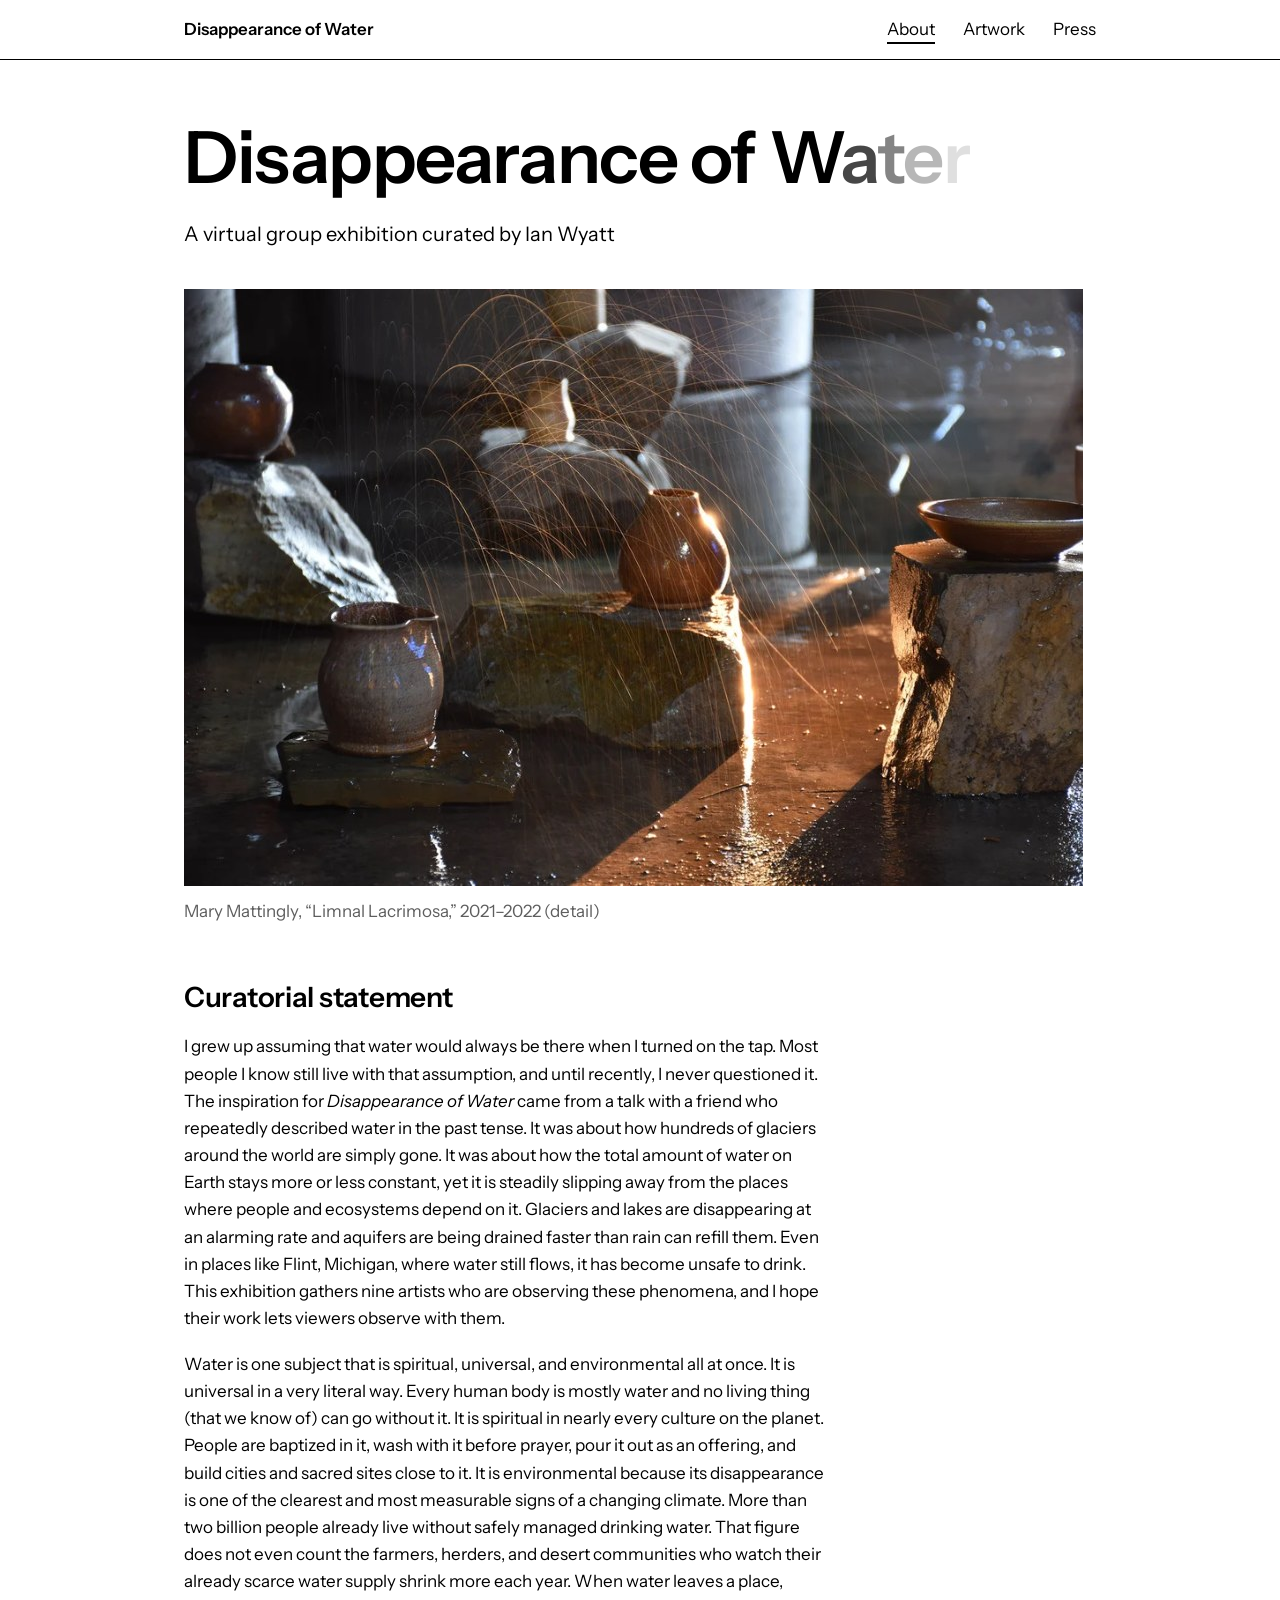
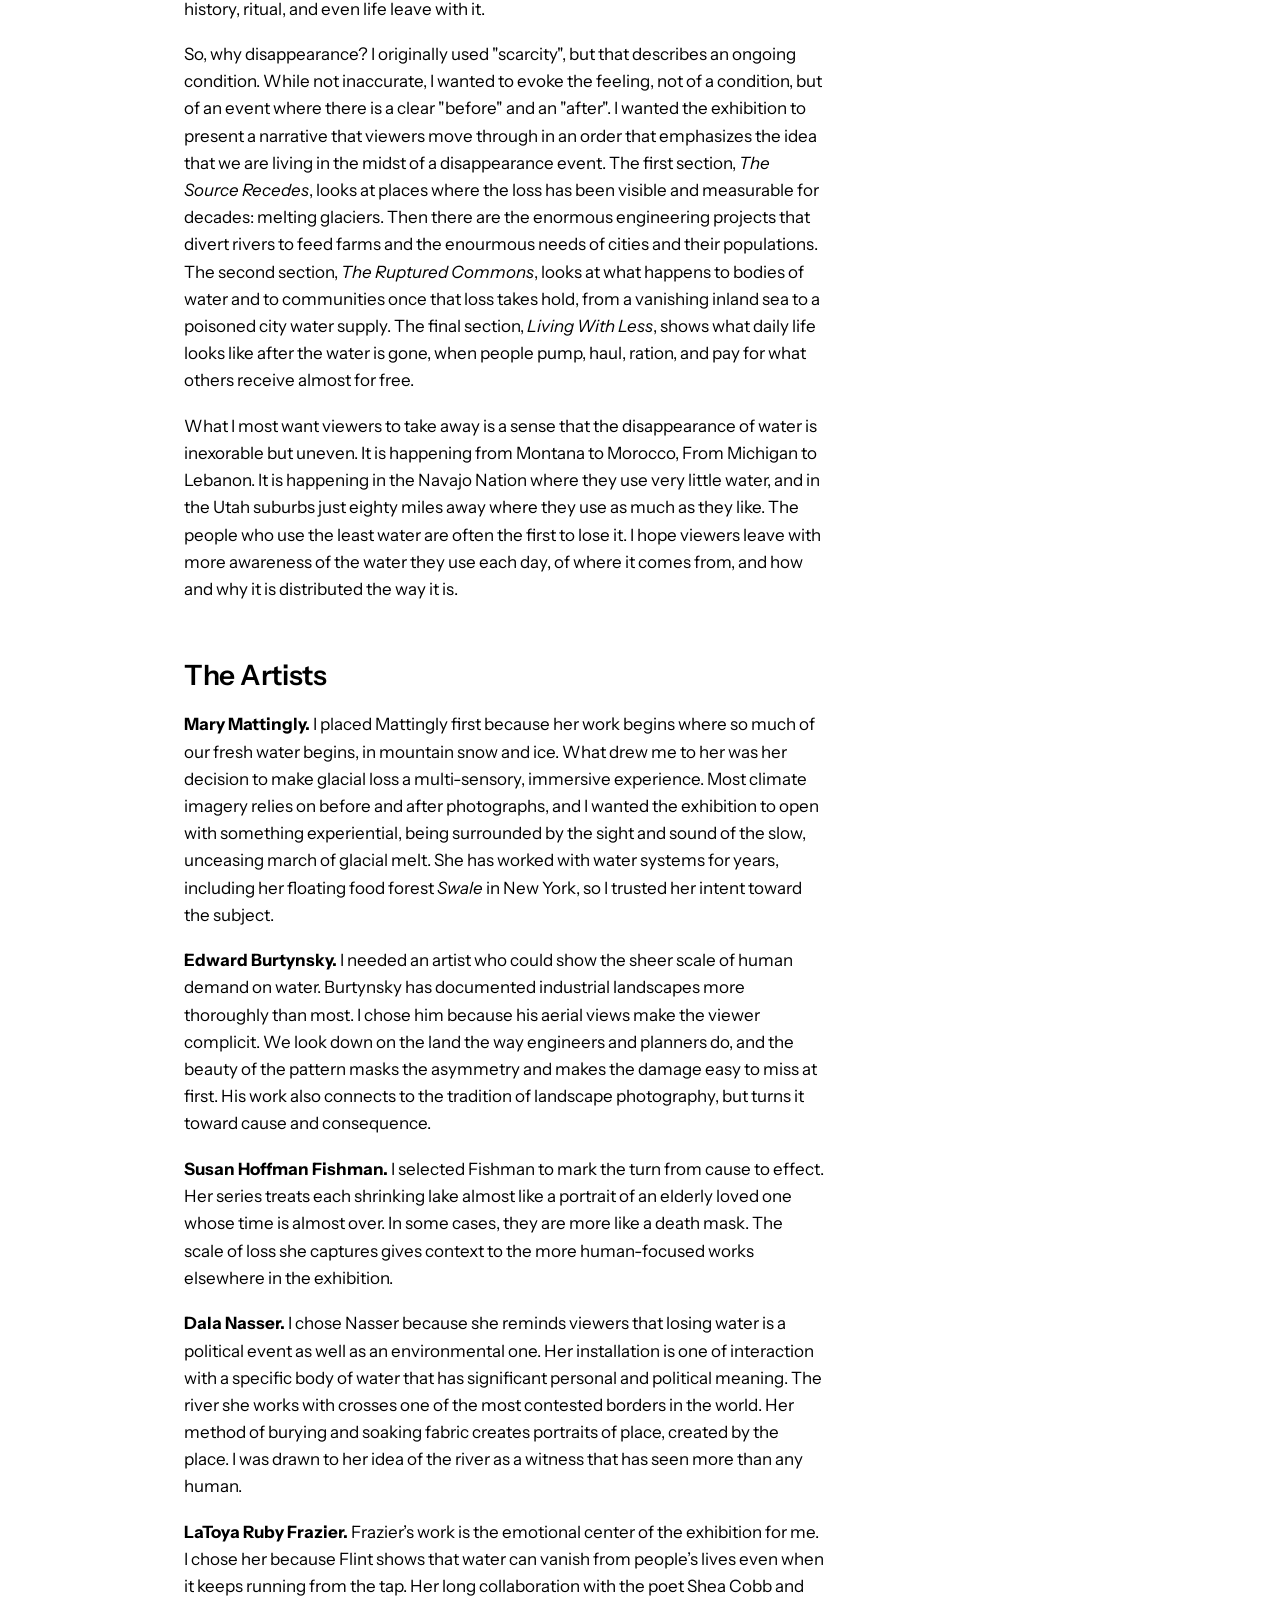
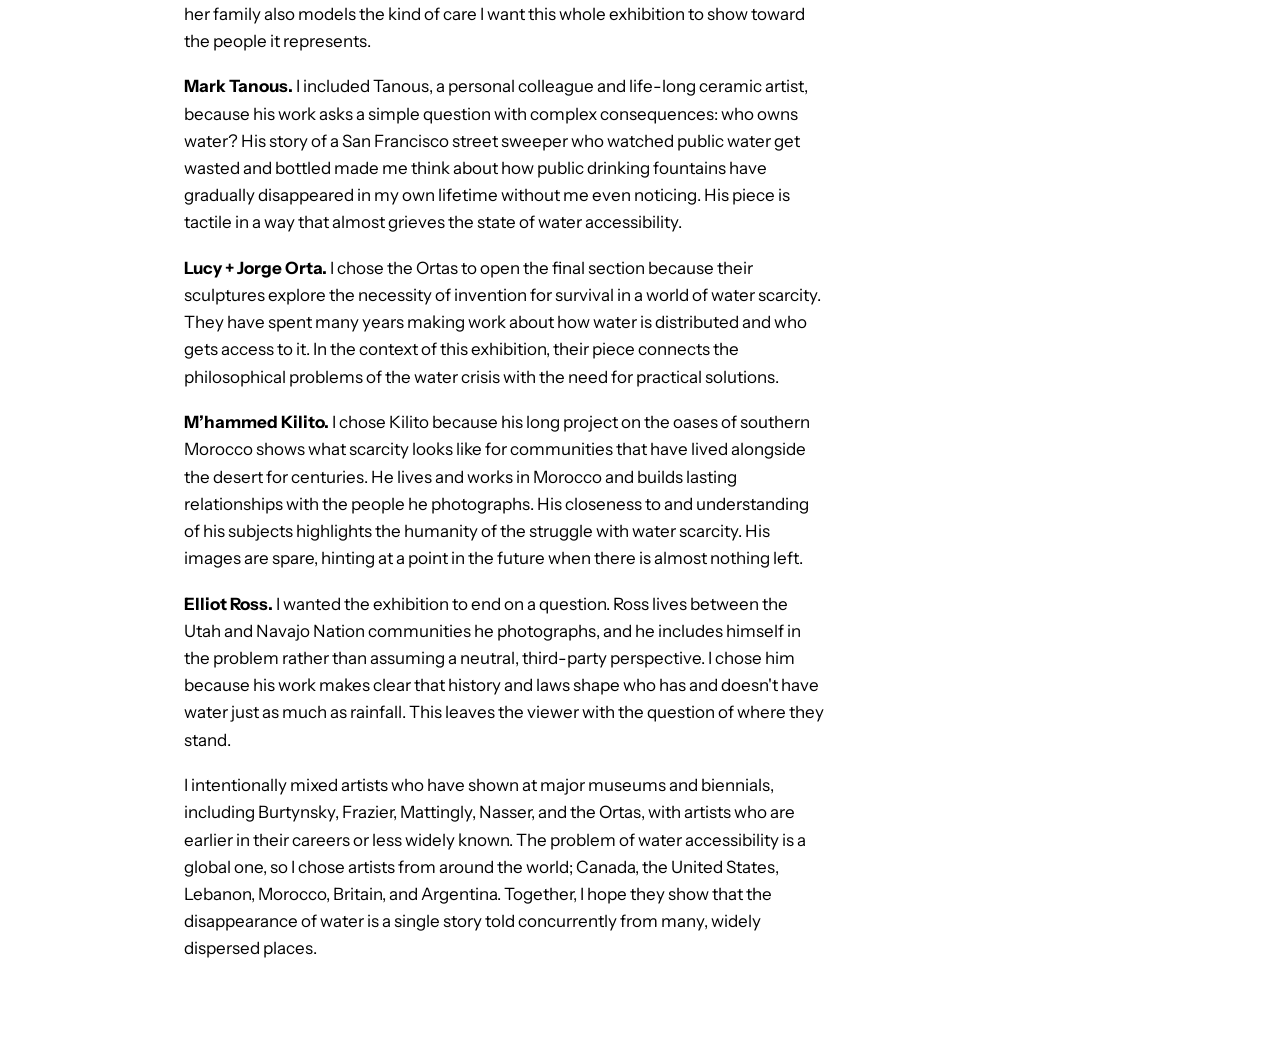
<file: index.html>
<!DOCTYPE html>
<html lang="en">
<head>
  <meta charset="utf-8">
  <meta name="viewport" content="width=device-width, initial-scale=1">
  <title>About | Disappearance of Water</title>
  <meta name="description" content="Disappearance of Water, a virtual group exhibition. Curatorial statement.">
  <link rel="preconnect" href="https://fonts.googleapis.com">
  <link rel="preconnect" href="https://fonts.gstatic.com" crossorigin>
  <link href="https://fonts.googleapis.com/css2?family=Instrument+Sans:wght@400;600;700&display=swap" rel="stylesheet">
  <link rel="stylesheet" href="css/style.css">
</head>
<body>

  <nav class="site-nav" aria-label="Main">
    <div class="inner">
      <a class="brand" href="index.html">Disappearance of Water</a>
      <ul>
        <li><a href="index.html" aria-current="page">About</a></li>
        <li><a href="artwork.html">Artwork</a></li>
        <li><a href="press.html">Press</a></li>
      </ul>
    </div>
  </nav>

  <main>

    <header class="hero">
      <h1 aria-label="Disappearance of Water">Disappearance of <span class="fade" aria-hidden="true"><span>W</span><span>a</span><span>t</span><span>e</span><span>r</span></span></h1>
      <p class="lede">A virtual group exhibition curated by Ian Wyatt</p>
      <figure>
        <img src="images/01-mattingly-limnal-lacrimosa.jpg" alt="Limnal Lacrimosa">
      </figure>
      <p class="meta" style="margin-top:0.75rem;">Mary Mattingly, “Limnal Lacrimosa,” 2021–2022 (detail)</p>
    </header>

    <article class="text">

      <h2>Curatorial statement</h2>

      <p>I grew up assuming that water would always be there when I turned on the tap. Most people I know still live with that assumption, and until recently, I never questioned it. The inspiration for <em>Disappearance of Water</em> came from a talk with a friend who repeatedly described water in the past tense. It was about how hundreds of glaciers around the world are simply gone. It was about how the total amount of water on Earth stays more or less constant, yet it is steadily slipping away from the places where people and ecosystems depend on it. Glaciers and lakes are disappearing at an alarming rate and aquifers are being drained faster than rain can refill them. Even in places like Flint, Michigan, where water still flows, it has become unsafe to drink. This exhibition gathers nine artists who are observing these phenomena, and I hope their work lets viewers observe with them.</p>

      <p>Water is one subject that is spiritual, universal, and environmental all at once. It is universal in a very literal way. Every human body is mostly water and no living thing (that we know of) can go without it. It is spiritual in nearly every culture on the planet. People are baptized in it, wash with it before prayer, pour it out as an offering, and build cities and sacred sites close to it. It is environmental because its disappearance is one of the clearest and most measurable signs of a changing climate. More than two billion people already live without safely managed drinking water. That figure does not even count the farmers, herders, and desert communities who watch their already scarce water supply shrink more each year. When water leaves a place, history, ritual, and even life leave with it.</p>

      <p>So, why disappearance? I originally used "scarcity", but that describes an ongoing condition. While not inaccurate, I wanted to evoke the feeling, not of a condition, but of an event where there is a clear "before" and an "after". I wanted the exhibition to present a narrative that viewers move through in an order that emphasizes the idea that we are living in the midst of a disappearance event. The first section, <em>The Source Recedes</em>, looks at places where the loss has been visible and measurable for decades: melting glaciers. Then there are the enormous engineering projects that divert rivers to feed farms and the enourmous needs of cities and their populations. The second section, <em>The Ruptured Commons</em>, looks at what happens to bodies of water and to communities once that loss takes hold, from a vanishing inland sea to a poisoned city water supply. The final section, <em>Living With Less</em>, shows what daily life looks like after the water is gone, when people pump, haul, ration, and pay for what others receive almost for free.</p>

      <p>What I most want viewers to take away is a sense that the disappearance of water is inexorable but uneven. It is happening from Montana to Morocco, From Michigan to Lebanon. It is happening in the Navajo Nation where they use very little water, and in the Utah suburbs just eighty miles away where they use as much as they like. The people who use the least water are often the first to lose it. I hope viewers leave with more awareness of the water they use each day, of where it comes from, and how and why it is distributed the way it is.</p>

      <h2>The Artists</h2>

      <p><strong>Mary Mattingly.</strong> I placed Mattingly first because her work begins where so much of our fresh water begins, in mountain snow and ice. What drew me to her was her decision to make glacial loss a multi-sensory, immersive experience. Most climate imagery relies on before and after photographs, and I wanted the exhibition to open with something experiential, being surrounded by the sight and sound of the slow, unceasing march of glacial melt. She has worked with water systems for years, including her floating food forest <em>Swale</em> in New York, so I trusted her intent toward the subject.</p>

      <p><strong>Edward Burtynsky.</strong> I needed an artist who could show the sheer scale of human demand on water. Burtynsky has documented industrial landscapes more thoroughly than most. I chose him because his aerial views make the viewer complicit. We look down on the land the way engineers and planners do, and the beauty of the pattern masks the asymmetry and makes the damage easy to miss at first. His work also connects to the tradition of landscape photography, but turns it toward cause and consequence.</p>

      <p><strong>Susan Hoffman Fishman.</strong> I selected Fishman to mark the turn from cause to effect. Her series treats each shrinking lake almost like a portrait of an elderly loved one whose time is almost over. In some cases, they are more like a death mask. The scale of loss she captures gives context to the more human-focused works elsewhere in the exhibition.</p>

      <p><strong>Dala Nasser.</strong> I chose Nasser because she reminds viewers that losing water is a political event as well as an environmental one. Her installation is one of interaction with a specific body of water that has significant personal and political meaning. The river she works with crosses one of the most contested borders in the world. Her method of burying and soaking fabric creates portraits of place, created by the place. I was drawn to her idea of the river as a witness that has seen more than any human.</p>

      <p><strong>LaToya Ruby Frazier.</strong> Frazier’s work is the emotional center of the exhibition for me. I chose her because Flint shows that water can vanish from people’s lives even when it keeps running from the tap. Her long collaboration with the poet Shea Cobb and her family also models the kind of care I want this whole exhibition to show toward the people it represents.</p>

      <p><strong>Mark Tanous.</strong> I included Tanous, a personal colleague and life-long ceramic artist, because his work asks a simple question with complex consequences: who owns water? His story of a San Francisco street sweeper who watched public water get wasted and bottled made me think about how public drinking fountains have gradually disappeared in my own lifetime without me even noticing. His piece is tactile in a way that almost grieves the state of water accessibility.</p>

      <p><strong>Lucy + Jorge Orta.</strong> I chose the Ortas to open the final section because their sculptures explore the necessity of invention for survival in a world of water scarcity. They have spent many years making work about how water is distributed and who gets access to it. In the context of this exhibition, their piece connects the philosophical problems of the water crisis with the need for practical solutions.</p>

      <p><strong>M’hammed Kilito.</strong> I chose Kilito because his long project on the oases of southern Morocco shows what scarcity looks like for communities that have lived alongside the desert for centuries. He lives and works in Morocco and builds lasting relationships with the people he photographs. His closeness to and understanding of his subjects highlights the humanity of the struggle with water scarcity. His images are spare, hinting at a point in the future when there is almost nothing left.</p>

      <p><strong>Elliot Ross.</strong> I wanted the exhibition to end on a question. Ross lives between the Utah and Navajo Nation communities he photographs, and he includes himself in the problem rather than assuming a neutral, third-party perspective. I chose him because his work makes clear that history and laws shape who has and doesn't have water just as much as rainfall. This leaves the viewer with the question of where they stand.</p>

      <p>I intentionally mixed artists who have shown at major museums and biennials, including Burtynsky, Frazier, Mattingly, Nasser, and the Ortas, with artists who are earlier in their careers or less widely known. The problem of water accessibility is a global one, so I chose artists from around the world; Canada, the United States, Lebanon, Morocco, Britain, and Argentina. Together, I hope they show that the disappearance of water is a single story told concurrently from many, widely dispersed places.</p>

    </article>

  </main>

  
</body>
</html>
</file>
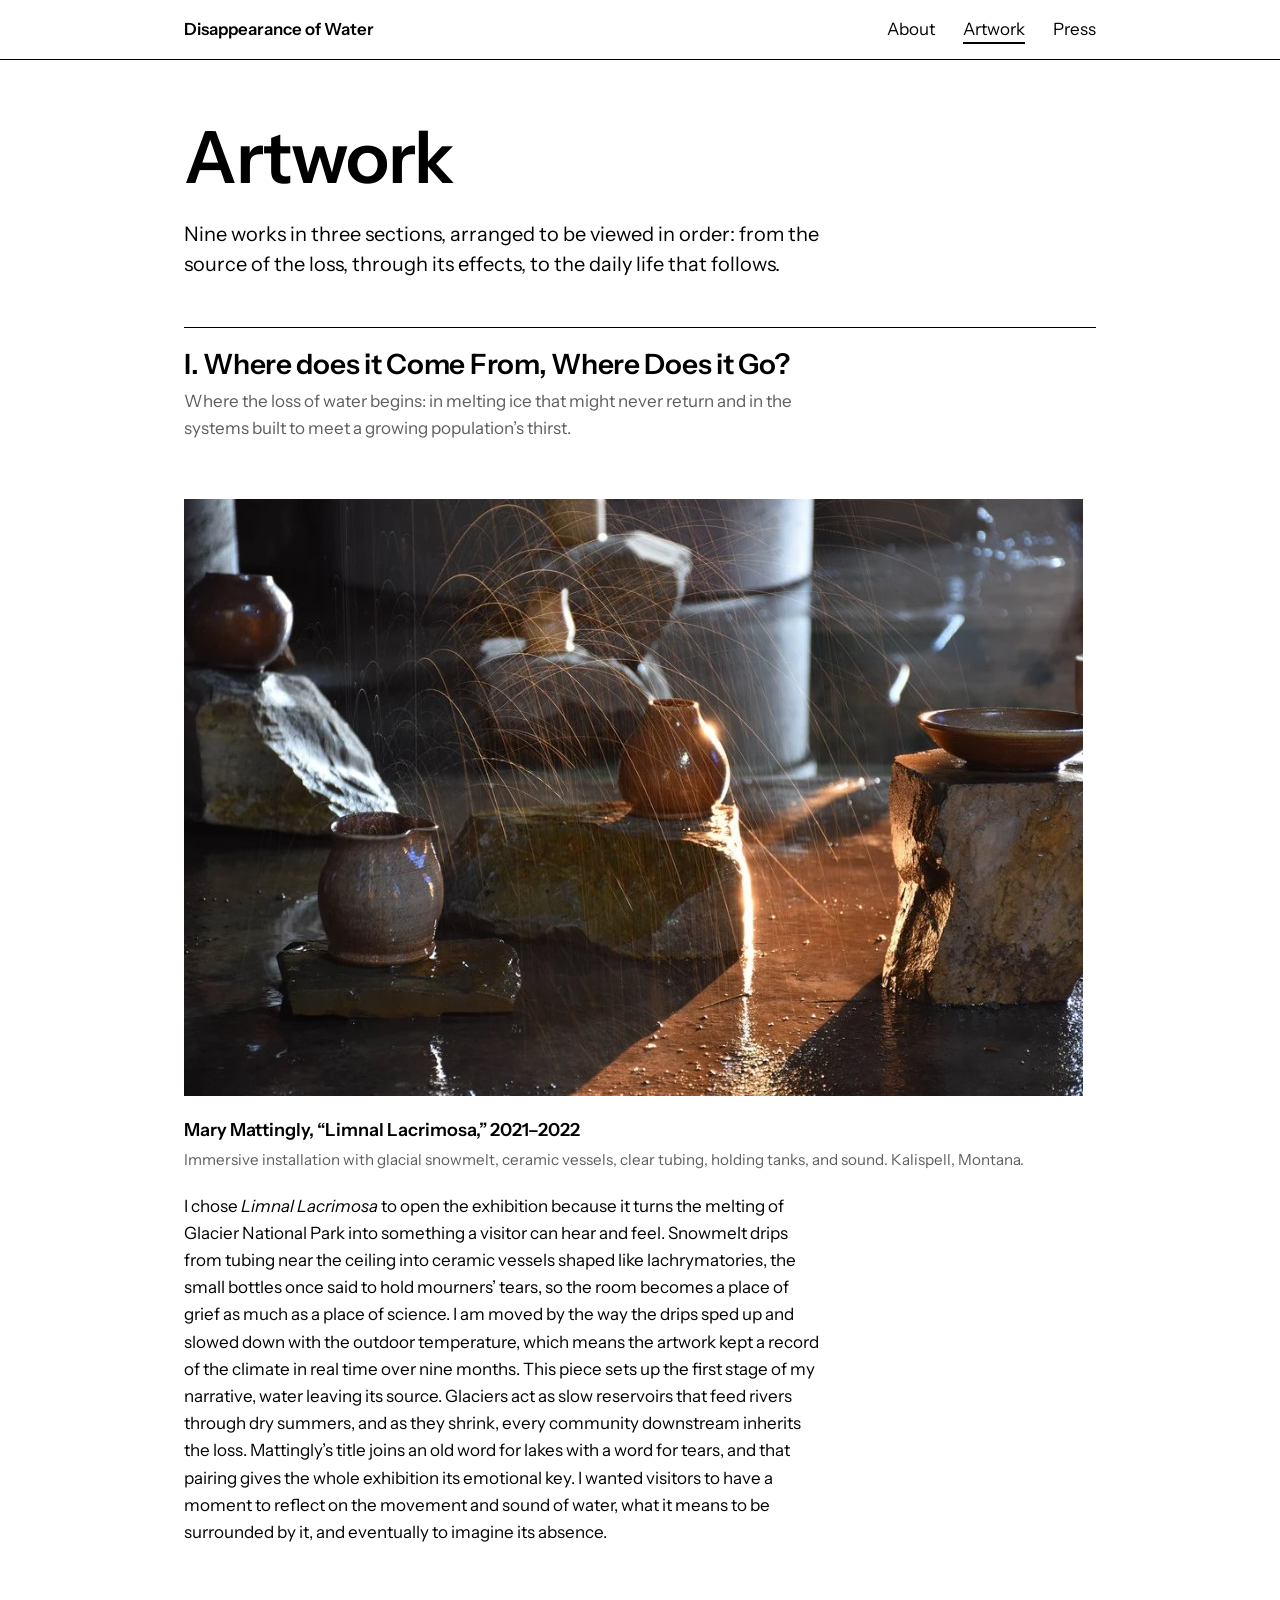
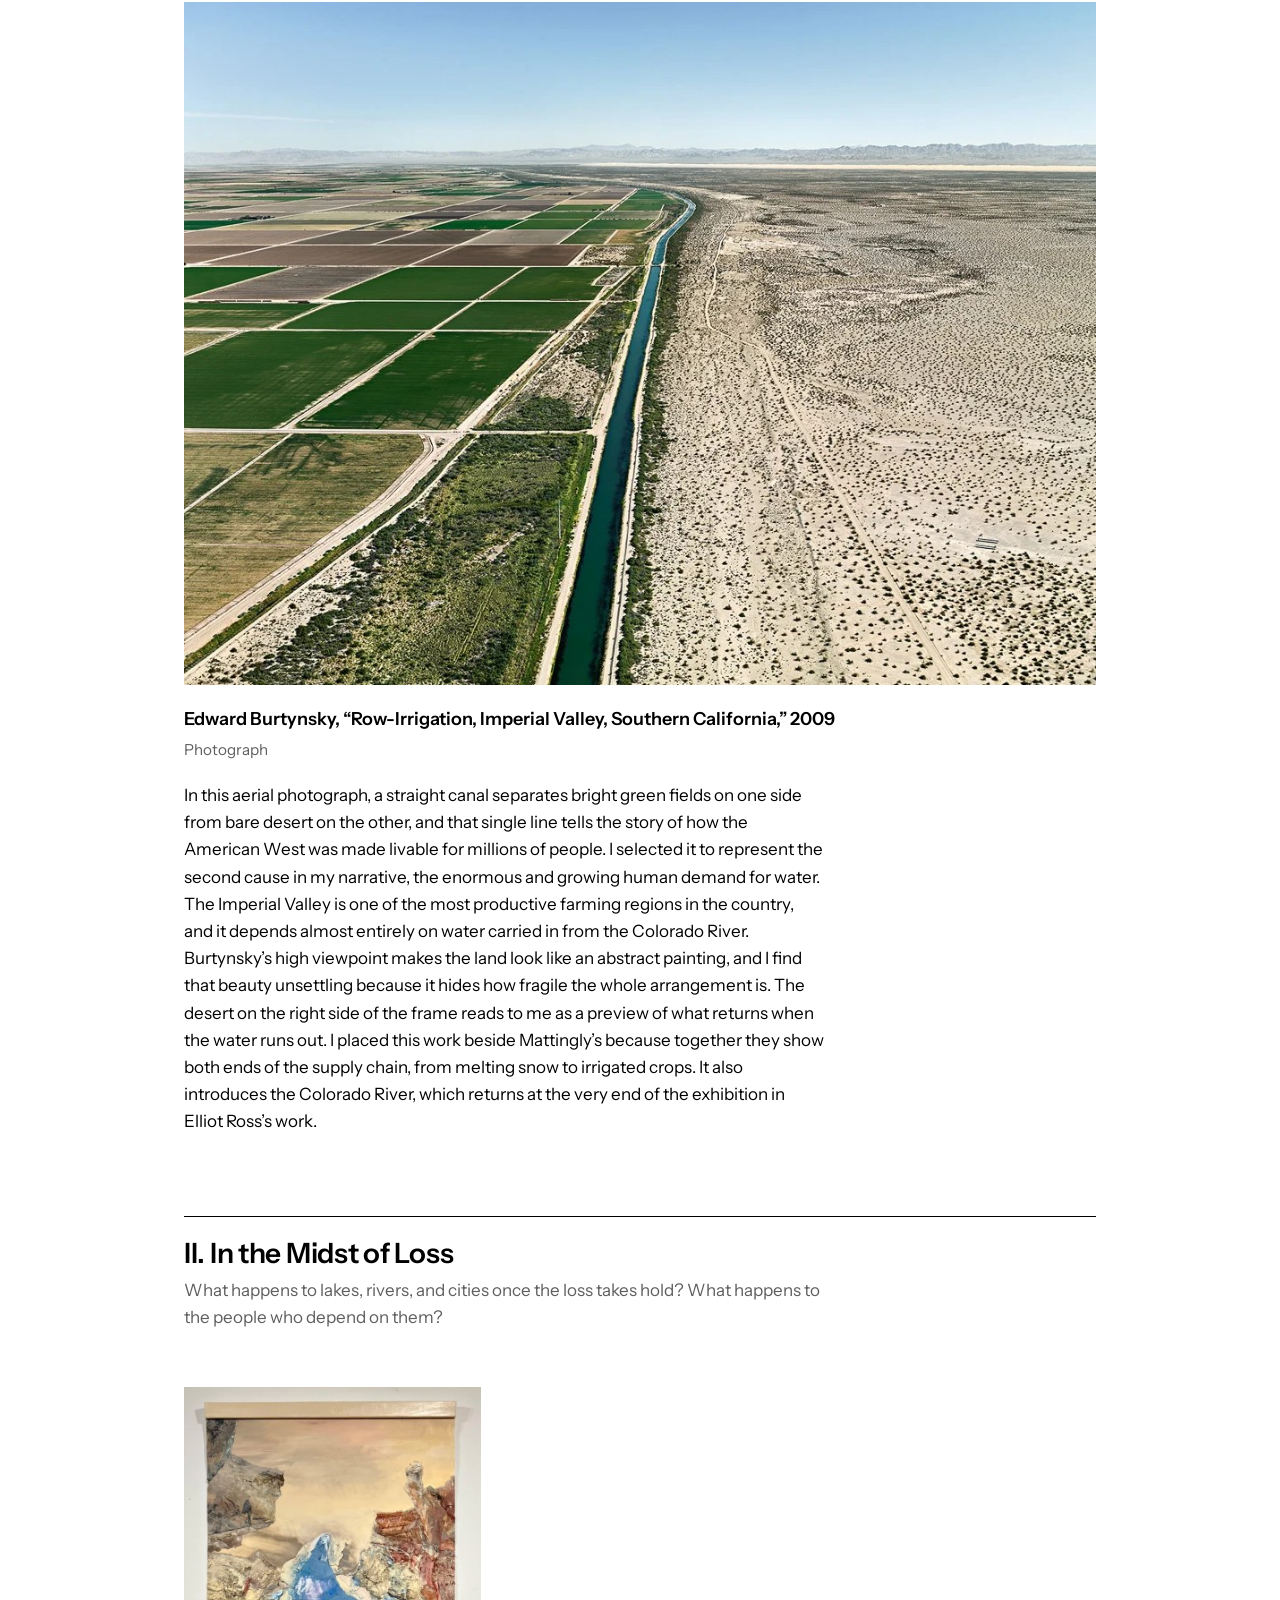
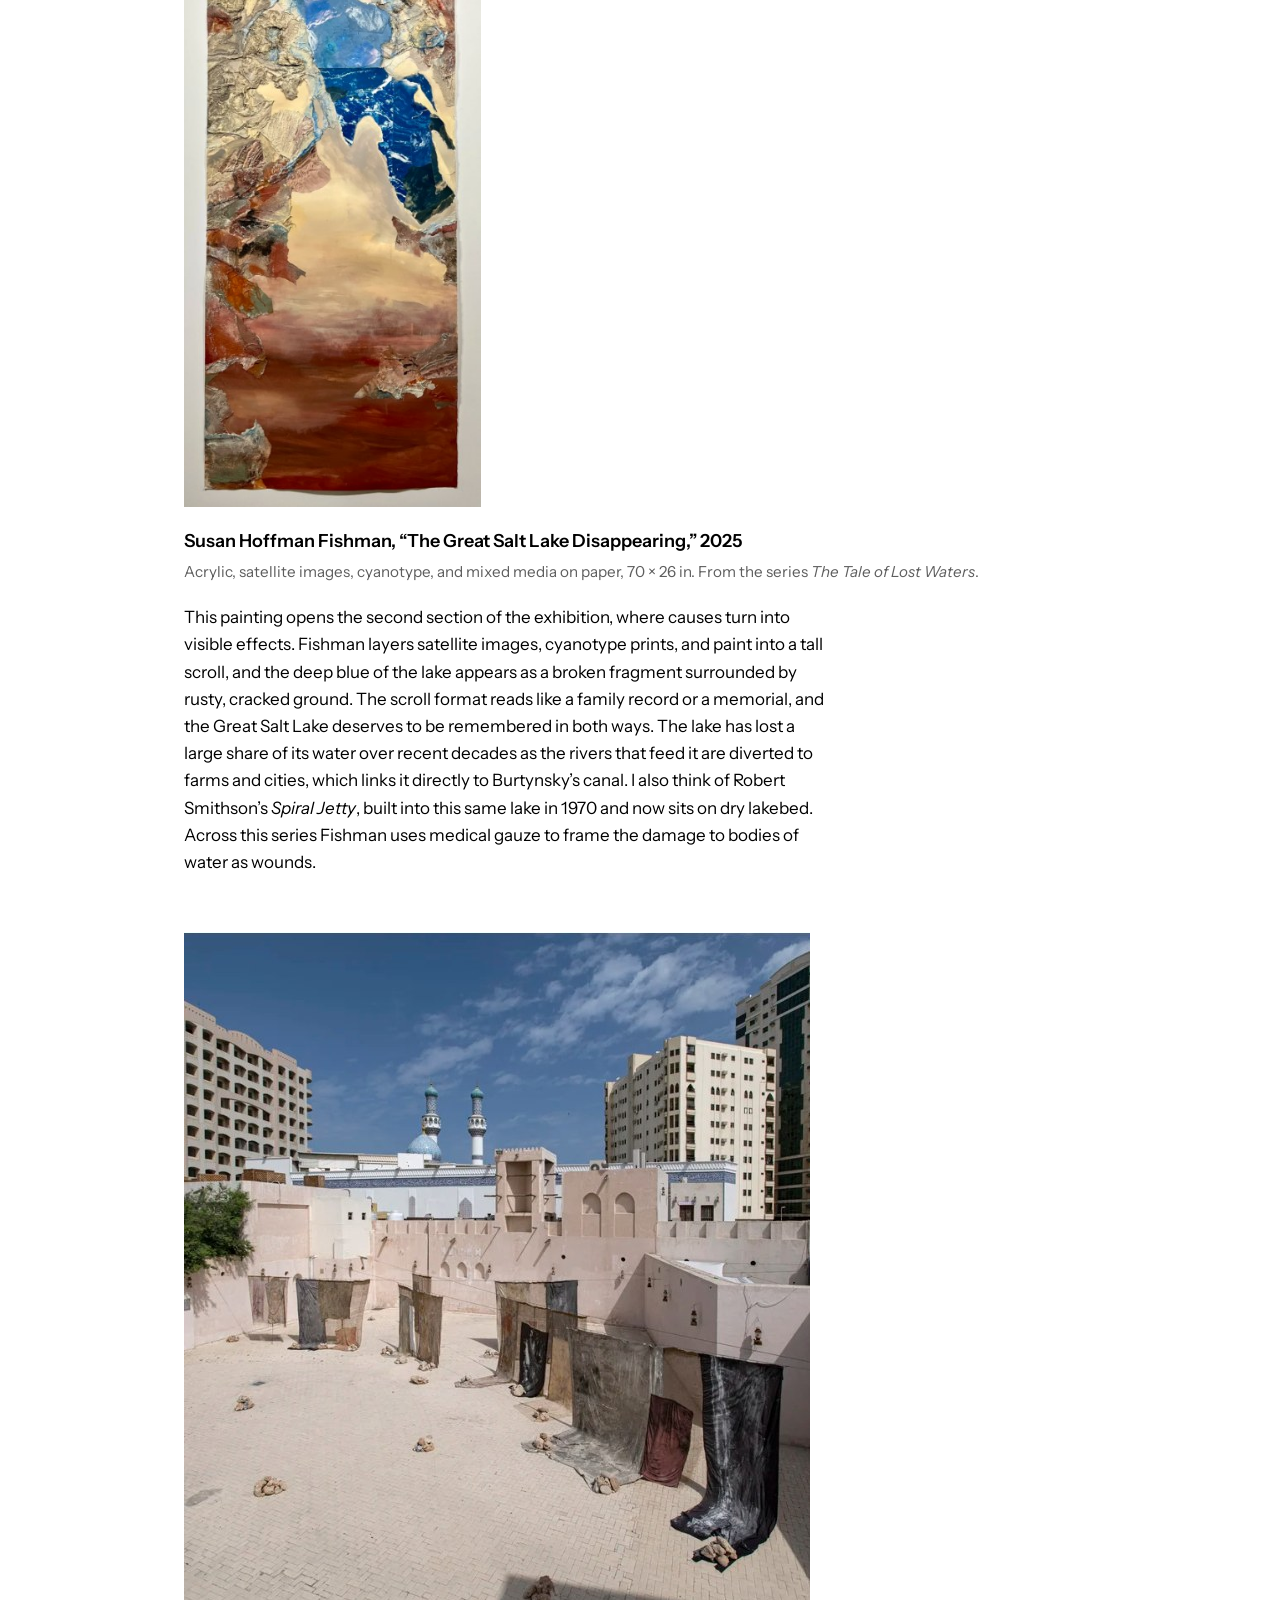
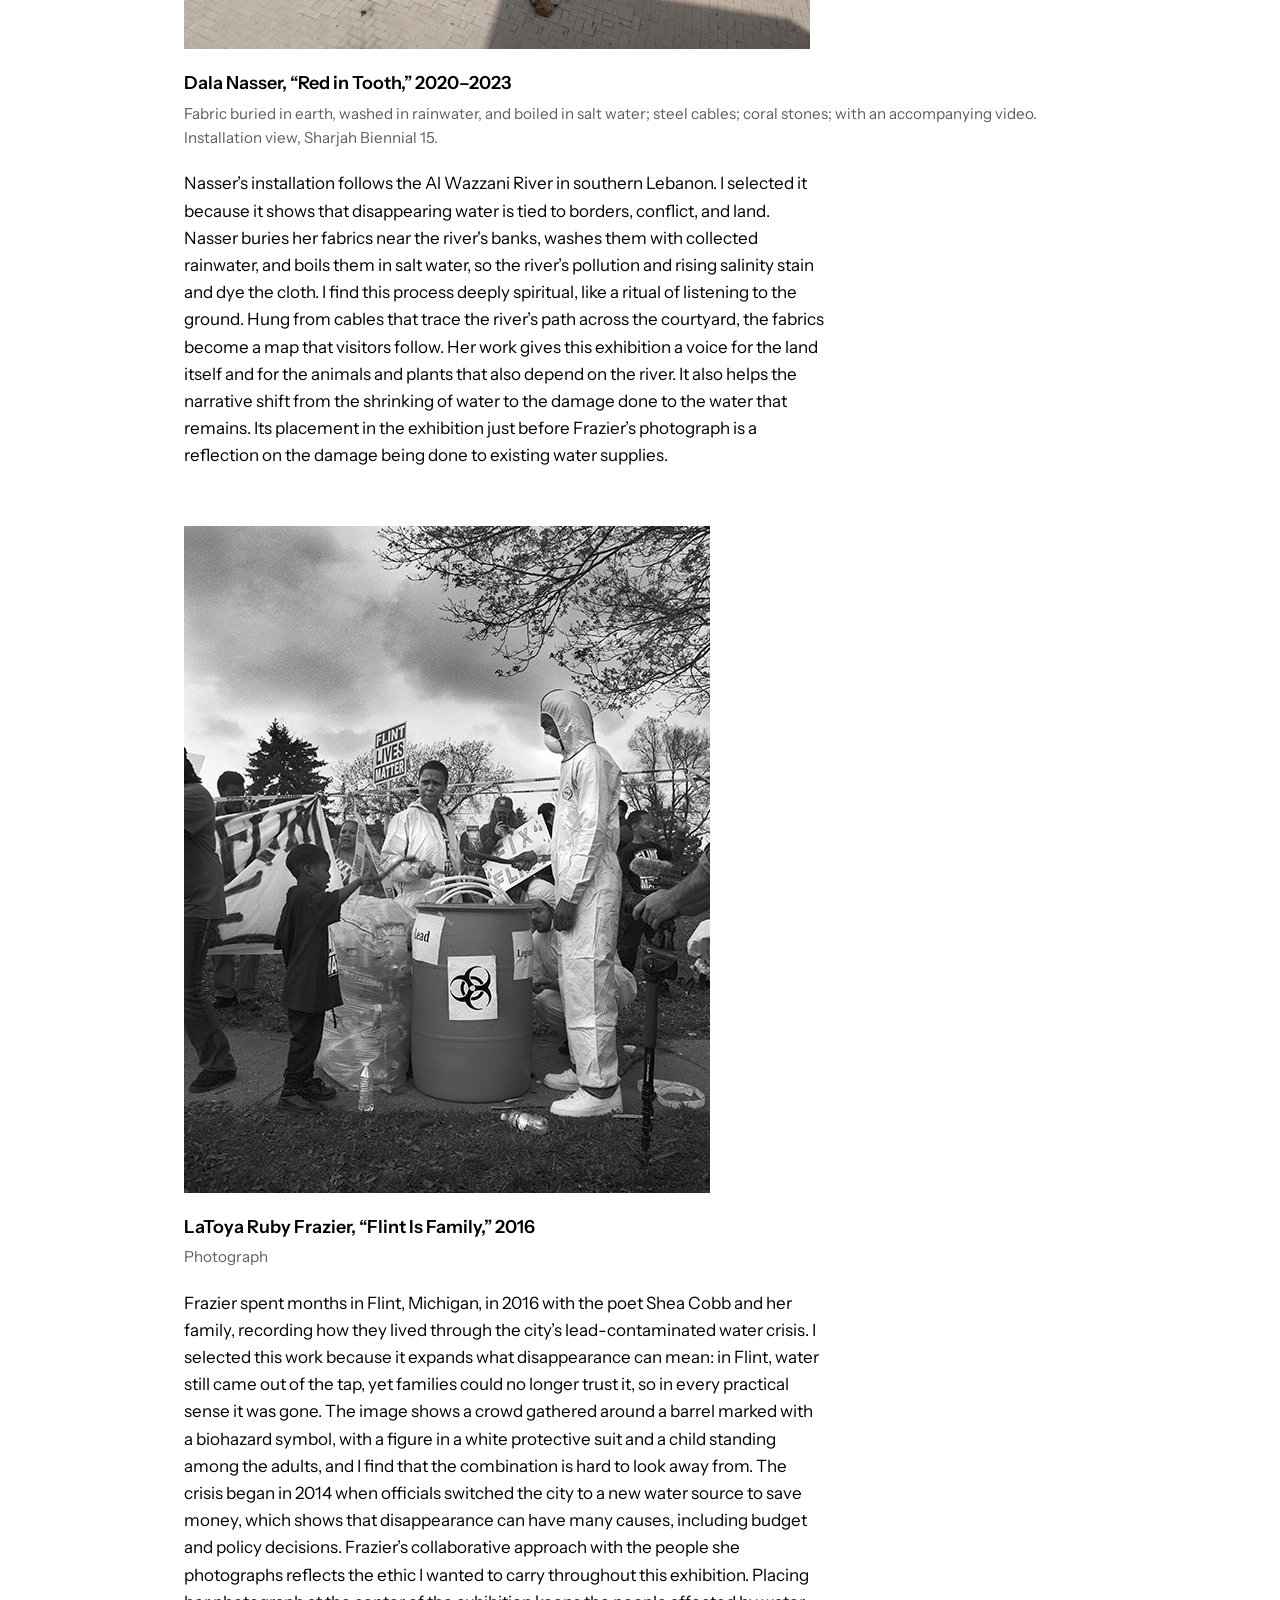
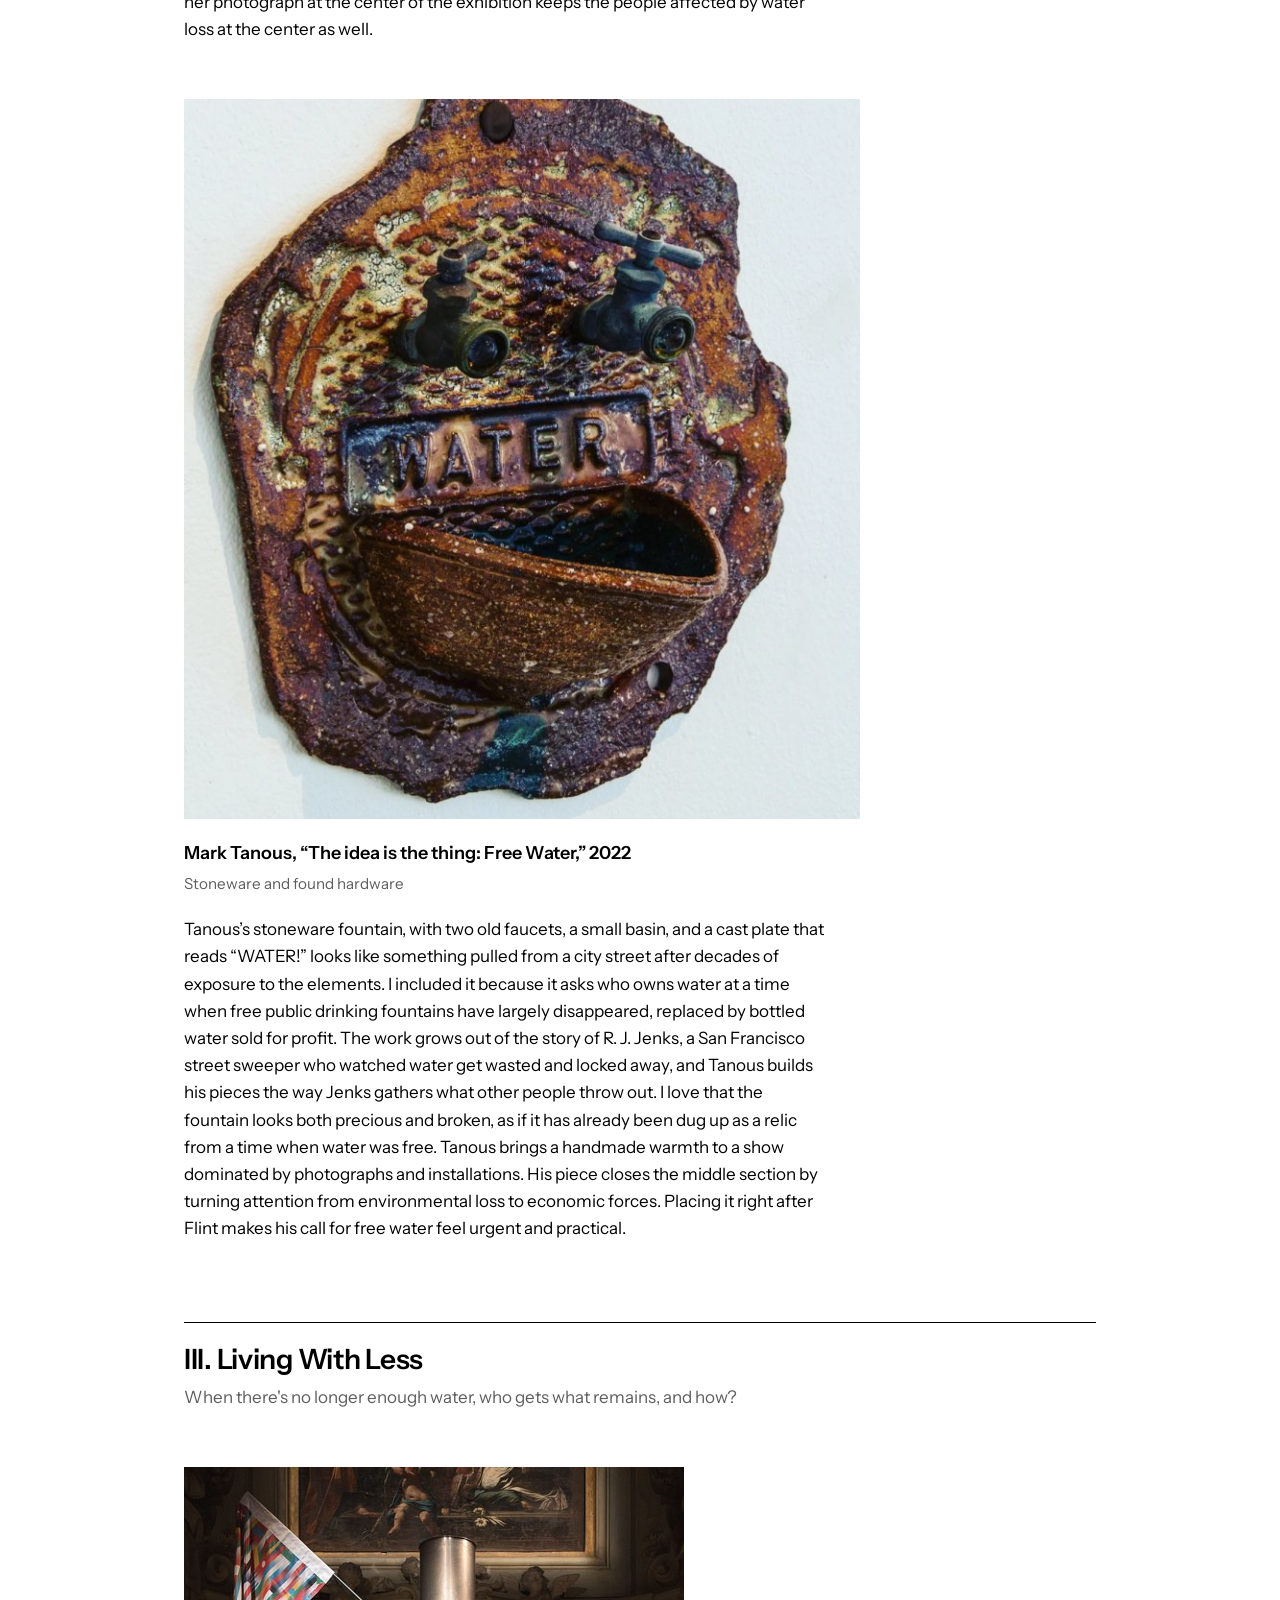
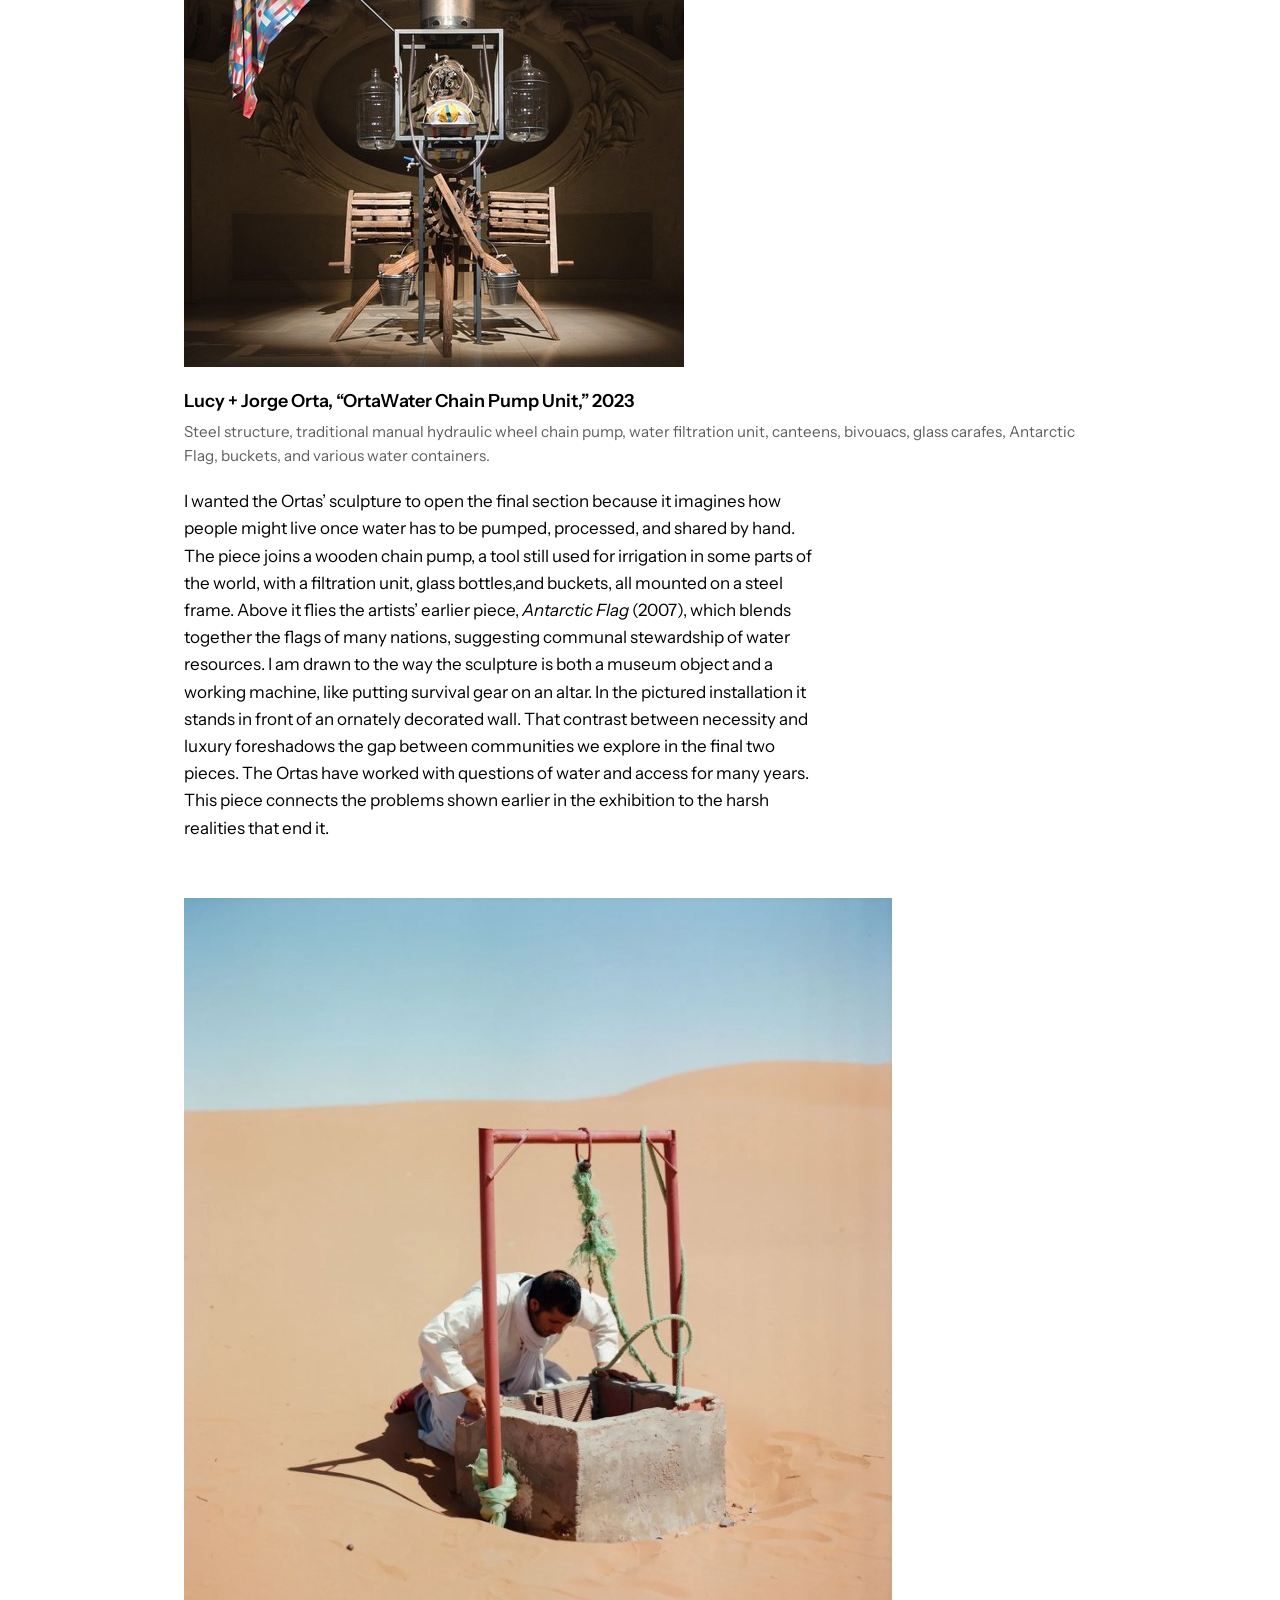
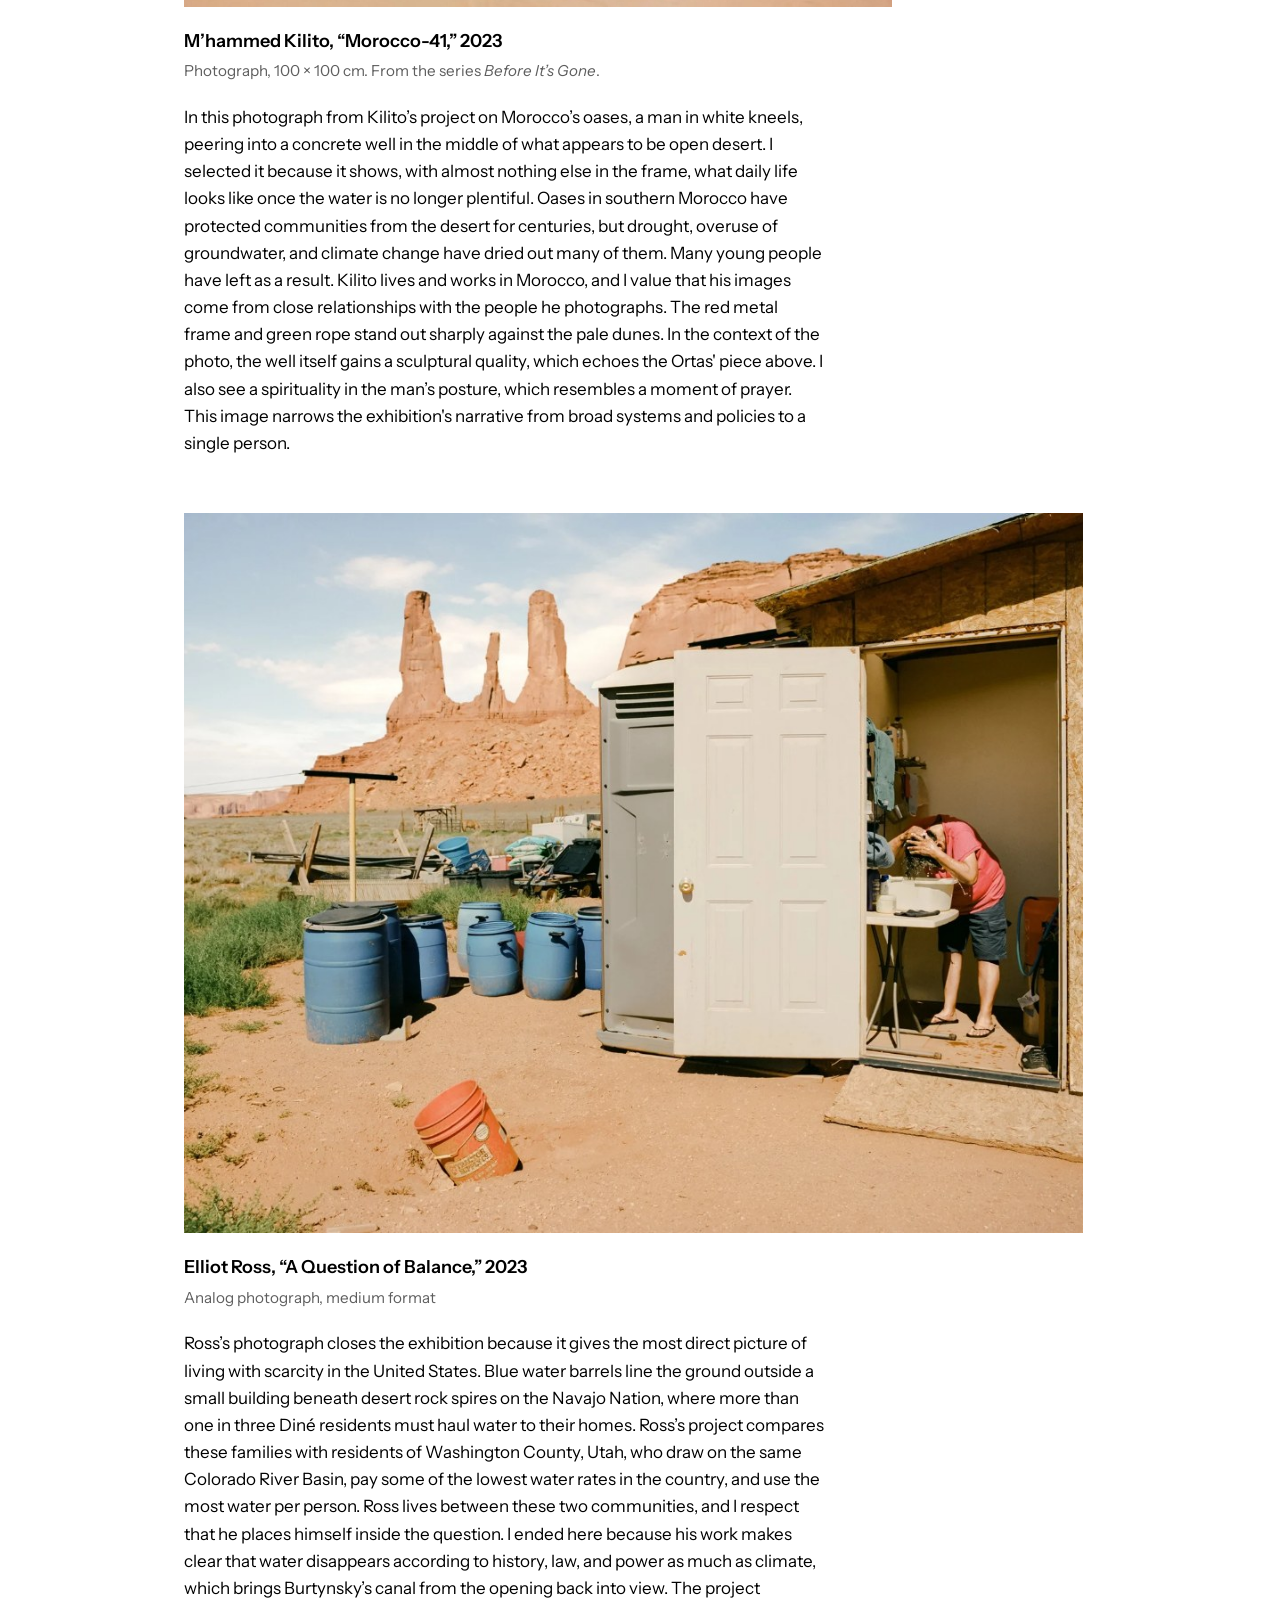
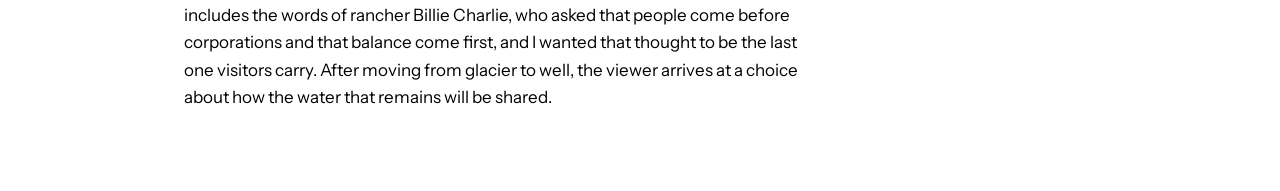
<file: artwork.html>
<!DOCTYPE html>
<html lang="en">
<head>
  <meta charset="utf-8">
  <meta name="viewport" content="width=device-width, initial-scale=1">
  <title>Artwork | Disappearance of Water</title>
  <meta name="description" content="The nine works in Disappearance of Water, presented in three sections.">
  <link rel="preconnect" href="https://fonts.googleapis.com">
  <link rel="preconnect" href="https://fonts.gstatic.com" crossorigin>
  <link href="https://fonts.googleapis.com/css2?family=Instrument+Sans:wght@400;600;700&display=swap" rel="stylesheet">
  <link rel="stylesheet" href="css/style.css">
</head>
<body>

  <nav class="site-nav" aria-label="Main">
    <div class="inner">
      <a class="brand" href="index.html">Disappearance of Water</a>
      <ul>
        <li><a href="index.html">About</a></li>
        <li><a href="artwork.html" aria-current="page">Artwork</a></li>
        <li><a href="press.html">Press</a></li>
      </ul>
    </div>
  </nav>

  <main>

    <header class="text">
      <h1>Artwork</h1>
      <p class="lede">Nine works in three sections, arranged to be viewed in order: from the source of the loss, through its effects, to the daily life that follows.</p>
    </header>

    <section class="movement" aria-labelledby="part-1">
      <h2 id="part-1">I. Where does it Come From, Where Does it Go?</h2>
      <p>Where the loss of water begins: in melting ice that might never return and in the systems built to meet a growing population’s thirst.</p>

      <article class="work" id="mattingly">
        <figure>
          <img src="images/01-mattingly-limnal-lacrimosa.jpg" alt="Limnal Lacrimosa">
        </figure>
        <p class="caption">Mary Mattingly, “Limnal Lacrimosa,” 2021–2022</p>
        <p class="medium">Immersive installation with glacial snowmelt, ceramic vessels, clear tubing, holding tanks, and sound. Kalispell, Montana.</p>
        <div class="text">
          <p>I chose <em>Limnal Lacrimosa</em> to open the exhibition because it turns the melting of Glacier National Park into something a visitor can hear and feel. Snowmelt drips from tubing near the ceiling into ceramic vessels shaped like lachrymatories, the small bottles once said to hold mourners’ tears, so the room becomes a place of grief as much as a place of science. I am moved by the way the drips sped up and slowed down with the outdoor temperature, which means the artwork kept a record of the climate in real time over nine months. This piece sets up the first stage of my narrative, water leaving its source. Glaciers act as slow reservoirs that feed rivers through dry summers, and as they shrink, every community downstream inherits the loss. Mattingly’s title joins an old word for lakes with a word for tears, and that pairing gives the whole exhibition its emotional key. I wanted visitors to have a moment to reflect on the movement and sound of water, what it means to be surrounded by it, and eventually to imagine its absence.</p>
        </div>
      </article>

      <article class="work" id="burtynsky">
        <figure>
          <img src="images/02-burtynsky-row-irrigation.jpg" alt="Row-Irrigation, Imperial Valley, Southern California,">
        </figure>
        <p class="caption">Edward Burtynsky, “Row-Irrigation, Imperial Valley, Southern California,” 2009</p>
        <p class="medium">Photograph</p>
        <div class="text">
          <p>In this aerial photograph, a straight canal separates bright green fields on one side from bare desert on the other, and that single line tells the story of how the American West was made livable for millions of people. I selected it to represent the second cause in my narrative, the enormous and growing human demand for water. The Imperial Valley is one of the most productive farming regions in the country, and it depends almost entirely on water carried in from the Colorado River. Burtynsky’s high viewpoint makes the land look like an abstract painting, and I find that beauty unsettling because it hides how fragile the whole arrangement is. The desert on the right side of the frame reads to me as a preview of what returns when the water runs out. I placed this work beside Mattingly’s because together they show both ends of the supply chain, from melting snow to irrigated crops. It also introduces the Colorado River, which returns at the very end of the exhibition in Elliot Ross’s work.</p>
        </div>
      </article>
    </section>

    <section class="movement" aria-labelledby="part-2">
      <h2 id="part-2">II. In the Midst of Loss</h2>
      <p>What happens to lakes, rivers, and cities once the loss takes hold? What happens to the people who depend on them?</p>

      <article class="work" id="fishman">
        <figure>
          <img src="images/03-fishman-great-salt-lake.jpg" alt="The Great Salt Lake Disappearing">
        </figure>
        <p class="caption">Susan Hoffman Fishman, “The Great Salt Lake Disappearing,” 2025</p>
        <p class="medium">Acrylic, satellite images, cyanotype, and mixed media on paper, 70 × 26 in. From the series <em>The Tale of Lost Waters</em>.</p>
        <div class="text">
          <p>This painting opens the second section of the exhibition, where causes turn into visible effects. Fishman layers satellite images, cyanotype prints, and paint into a tall scroll, and the deep blue of the lake appears as a broken fragment surrounded by rusty, cracked ground. The scroll format reads like a family record or a memorial, and the Great Salt Lake deserves to be remembered in both ways. The lake has lost a large share of its water over recent decades as the rivers that feed it are diverted to farms and cities, which links it directly to Burtynsky’s canal. I also think of Robert Smithson’s <em>Spiral Jetty</em>, built into this same lake in 1970 and now sits on dry lakebed. Across this series Fishman uses medical gauze to frame the damage to bodies of water as wounds.</p>
        </div>
      </article>

      <article class="work" id="nasser">
        <figure>
          <img src="images/04-nasser-red-in-tooth.jpg" alt="Red in Tooth">
        </figure>
        <p class="caption">Dala Nasser, “Red in Tooth,” 2020–2023</p>
        <p class="medium">Fabric buried in earth, washed in rainwater, and boiled in salt water; steel cables; coral stones; with an accompanying video. Installation view, Sharjah Biennial 15.</p>
        <div class="text">
          <p>Nasser’s installation follows the Al Wazzani River in southern Lebanon. I selected it because it shows that disappearing water is tied to borders, conflict, and land. Nasser buries her fabrics near the river's banks, washes them with collected rainwater, and boils them in salt water, so the river’s pollution and rising salinity stain and dye the cloth. I find this process deeply spiritual, like a ritual of listening to the ground. Hung from cables that trace the river’s path across the courtyard, the fabrics become a map that visitors follow. Her work gives this exhibition a voice for the land itself and for the animals and plants that also depend on the river. It also helps the narrative shift from the shrinking of water to the damage done to the water that remains. Its placement in the exhibition just before Frazier’s photograph is a reflection on the damage being done to existing water supplies.</p>
        </div>
      </article>

      <article class="work" id="frazier">
        <figure>
          <img src="images/05-frazier-flint-is-family.jpg" alt="Flint Is Family">
        </figure>
        <p class="caption">LaToya Ruby Frazier, “Flint Is Family,” 2016</p>
        <p class="medium">Photograph</p>
        <div class="text">
          <p>Frazier spent months in Flint, Michigan, in 2016 with the poet Shea Cobb and her family, recording how they lived through the city’s lead-contaminated water crisis. I selected this work because it expands what disappearance can mean: in Flint, water still came out of the tap, yet families could no longer trust it, so in every practical sense it was gone. The image shows a crowd gathered around a barrel marked with a biohazard symbol, with a figure in a white protective suit and a child standing among the adults, and I find that the combination is hard to look away from. The crisis began in 2014 when officials switched the city to a new water source to save money, which shows that disappearance can have many causes, including budget and policy decisions. Frazier’s collaborative approach with the people she photographs reflects the ethic I wanted to carry throughout this exhibition. Placing her photograph at the center of the exhibition keeps the people affected by water loss at the center as well.</p>
        </div>
      </article>

      <article class="work" id="tanous">
        <figure>
          <img src="images/06-tanous-free-water.jpg" alt="The idea is the thing: Free Water">
        </figure>
        <p class="caption">Mark Tanous, “The idea is the thing: Free Water,” 2022</p>
        <p class="medium">Stoneware and found hardware</p>
        <div class="text">
          <p>Tanous’s stoneware fountain, with two old faucets, a small basin, and a cast plate that reads “WATER!” looks like something pulled from a city street after decades of exposure to the elements. I included it because it asks who owns water at a time when free public drinking fountains have largely disappeared, replaced by bottled water sold for profit. The work grows out of the story of R. J. Jenks, a San Francisco street sweeper who watched water get wasted and locked away, and Tanous builds his pieces the way Jenks gathers what other people throw out. I love that the fountain looks both precious and broken, as if it has already been dug up as a relic from a time when water was free. Tanous brings a handmade warmth to a show dominated by photographs and installations. His piece closes the middle section by turning attention from environmental loss to economic forces. Placing it right after Flint makes his call for free water feel urgent and practical.</p>
        </div>
      </article>
    </section>

    <section class="movement" aria-labelledby="part-3">
      <h2 id="part-3">III. Living With Less</h2>
      <p>When there's no longer enough water, who gets what remains, and how?</p>

      <article class="work" id="orta">
        <figure>
          <img src="images/07-orta-chain-pump-unit.jpg" alt="OrtaWater Chain Pump Unit">
        </figure>
        <p class="caption">Lucy + Jorge Orta, “OrtaWater Chain Pump Unit,” 2023</p>
        <p class="medium">Steel structure, traditional manual hydraulic wheel chain pump, water filtration unit, canteens, bivouacs, glass carafes, Antarctic Flag, buckets, and various water containers.</p>
        <div class="text">
          <p>I wanted the Ortas’ sculpture to open the final section because it imagines how people might live once water has to be pumped, processed, and shared by hand. The piece joins a wooden chain pump, a tool still used for irrigation in some parts of the world, with a filtration unit, glass bottles,and buckets, all mounted on a steel frame. Above it flies the artists’ earlier piece, <i>Antarctic Flag</i> (2007), which blends together the flags of many nations, suggesting communal stewardship of water resources. I am drawn to the way the sculpture is both a museum object and a working machine, like putting survival gear on an altar. In the pictured installation it stands in front of an ornately decorated wall. That contrast between necessity and luxury foreshadows the gap between communities we explore in the final two pieces. The Ortas have worked with questions of water and access for many years. This piece connects the problems shown earlier in the exhibition to the harsh realities that end it.</p>
        </div>
      </article>

      <article class="work" id="kilito">
        <figure>
          <img src="images/08-kilito-morocco-41.jpg" alt="Morocco-41">
        </figure>
        <p class="caption">M’hammed Kilito, “Morocco-41,” 2023</p>
        <p class="medium">Photograph, 100 × 100 cm. From the series <em>Before It’s Gone</em>.</p>
        <div class="text">
          <p>In this photograph from Kilito’s project on Morocco’s oases, a man in white kneels, peering into a concrete well in the middle of what appears to be open desert. I selected it because it shows, with almost nothing else in the frame, what daily life looks like once the water is no longer plentiful. Oases in southern Morocco have protected communities from the desert for centuries, but drought, overuse of groundwater, and climate change have dried out many of them. Many young people have left as a result. Kilito lives and works in Morocco, and I value that his images come from close relationships with the people he photographs. The red metal frame and green rope stand out sharply against the pale dunes. In the context of the photo, the well itself gains a sculptural quality, which echoes the Ortas' piece above. I also see a spirituality in the man’s posture, which resembles a moment of prayer. This image narrows the exhibition's narrative from broad systems and policies to a single person.</p>
        </div>
      </article>

      <article class="work" id="ross">
        <figure>
          <img src="images/09-ross-question-of-balance.jpg" alt="A Question of Balance">
        </figure>
        <p class="caption">Elliot Ross, “A Question of Balance,” 2023</p>
        <p class="medium">Analog photograph, medium format</p>
        <div class="text">
          <p>Ross’s photograph closes the exhibition because it gives the most direct picture of living with scarcity in the United States. Blue water barrels line the ground outside a small building beneath desert rock spires on the Navajo Nation, where more than one in three Diné residents must haul water to their homes. Ross’s project compares these families with residents of Washington County, Utah, who draw on the same Colorado River Basin, pay some of the lowest water rates in the country, and use the most water per person. Ross lives between these two communities, and I respect that he places himself inside the question. I ended here because his work makes clear that water disappears according to history, law, and power as much as climate, which brings Burtynsky’s canal from the opening back into view. The project includes the words of rancher Billie Charlie, who asked that people come before corporations and that balance come first, and I wanted that thought to be the last one visitors carry. After moving from glacier to well, the viewer arrives at a choice about how the water that remains will be shared.</p>
        </div>
      </article>
    </section>

  </main>

 </body>
</html>
</file>
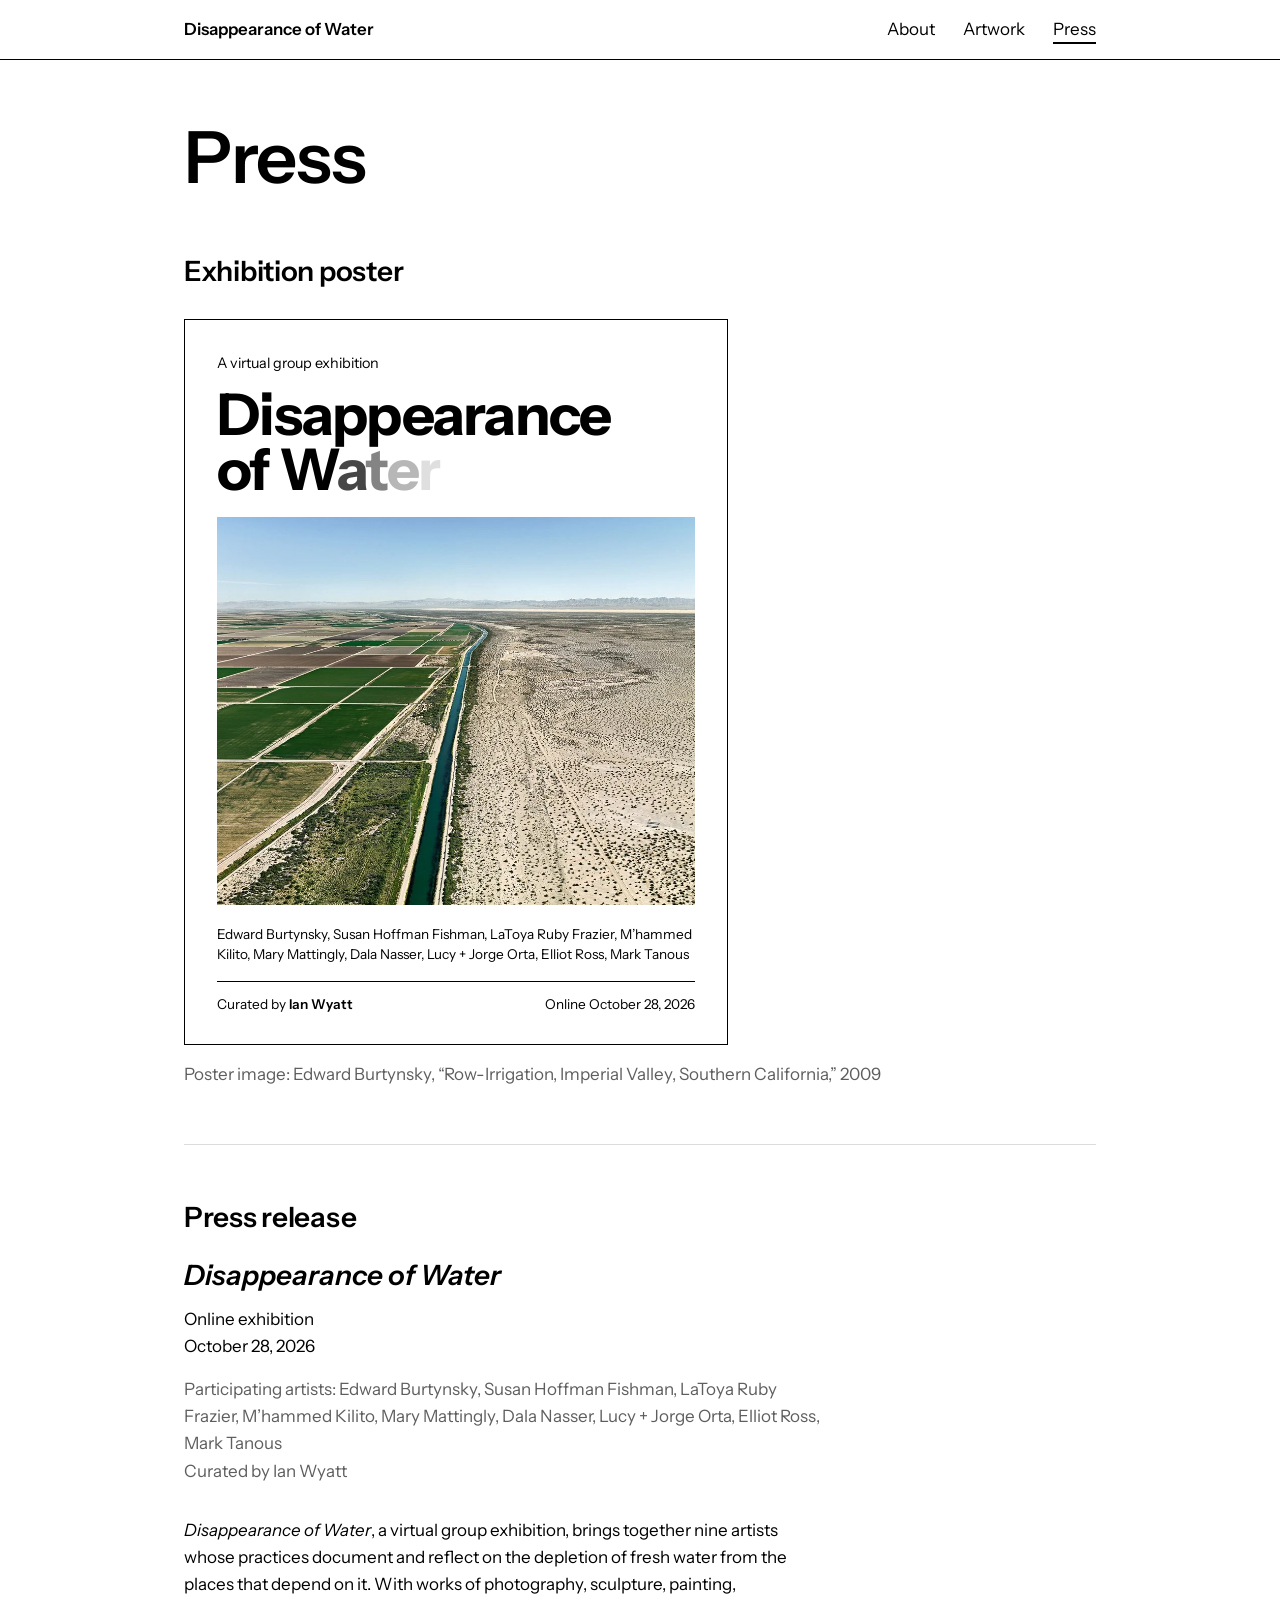
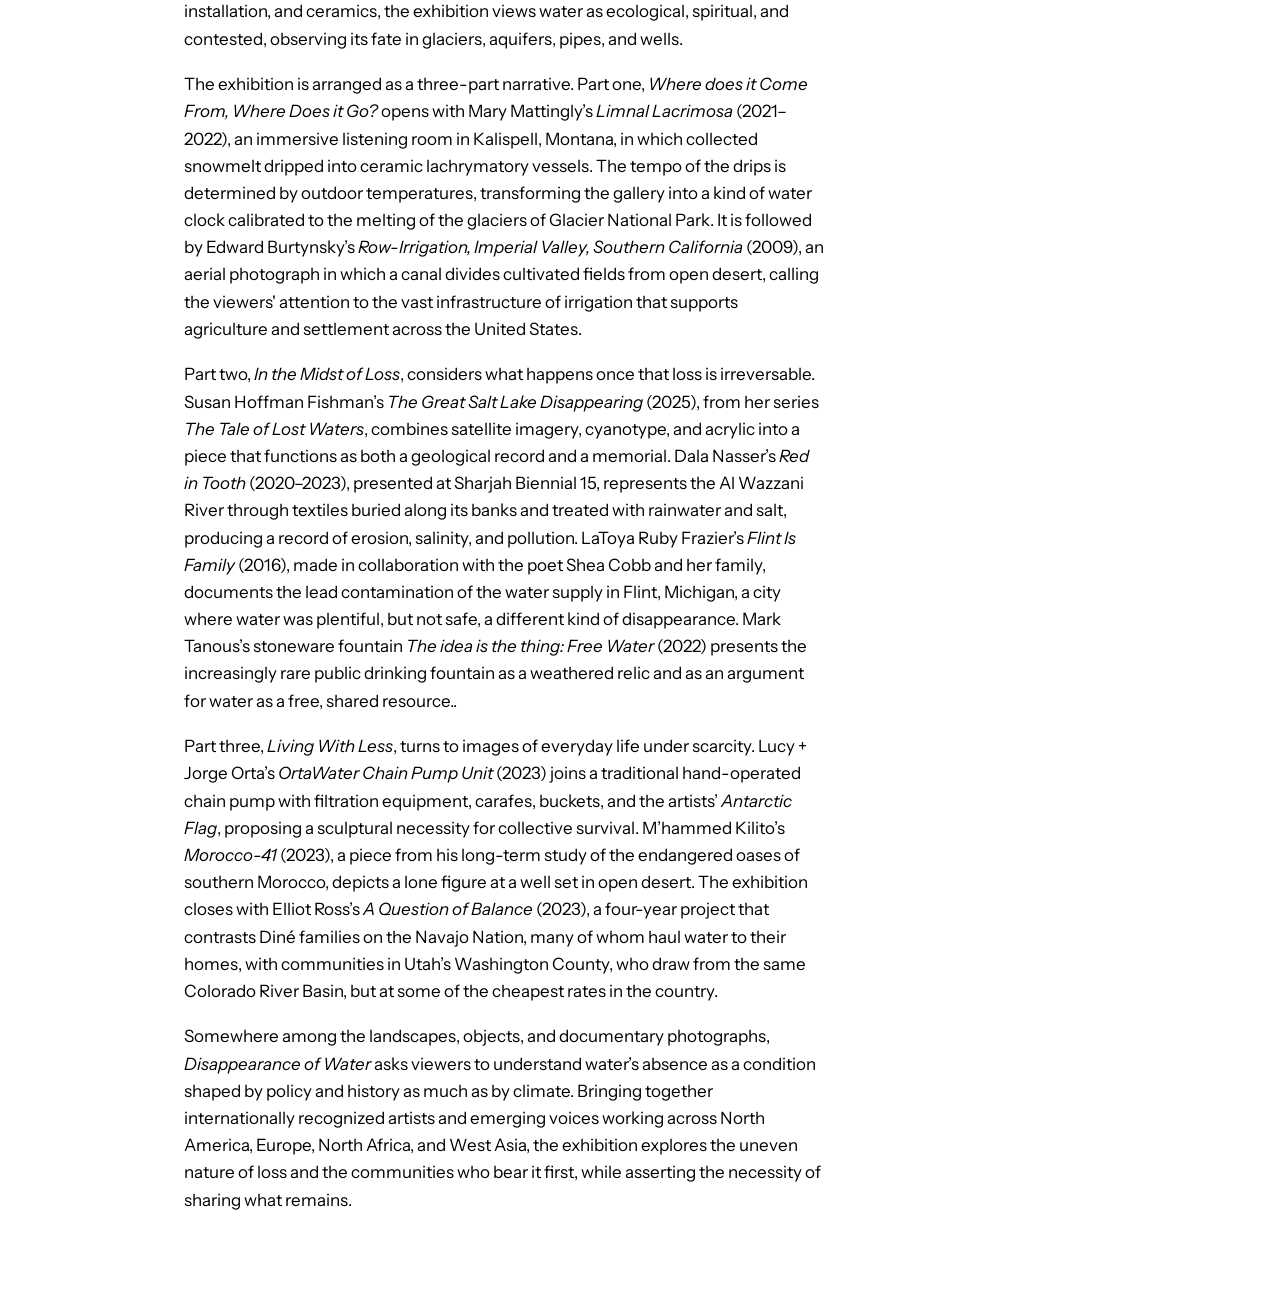
<file: press.html>
<!DOCTYPE html>
<html lang="en">
<head>
  <meta charset="utf-8">
  <meta name="viewport" content="width=device-width, initial-scale=1">
  <title>Press | Disappearance of Water</title>
  <meta name="description" content="Poster and press release for Disappearance of Water.">
  <link rel="preconnect" href="https://fonts.googleapis.com">
  <link rel="preconnect" href="https://fonts.gstatic.com" crossorigin>
  <link href="https://fonts.googleapis.com/css2?family=Instrument+Sans:wght@400;600;700&display=swap" rel="stylesheet">
  <link rel="stylesheet" href="css/style.css">
</head>
<body>

  <nav class="site-nav" aria-label="Main">
    <div class="inner">
      <a class="brand" href="index.html">Disappearance of Water</a>
      <ul>
        <li><a href="index.html">About</a></li>
        <li><a href="artwork.html">Artwork</a></li>
        <li><a href="press.html" aria-current="page">Press</a></li>
      </ul>
    </div>
  </nav>

  <main>

    <h1>Press</h1>

    <section aria-labelledby="poster-heading">
      <h2 id="poster-heading">Exhibition poster</h2>

      <div class="poster" role="img">
        <p class="kicker">A virtual group exhibition</p>
        <p class="title">Disappearance<br>of <span class="fade"><span>W</span><span>a</span><span>t</span><span>e</span><span>r</span></span></p>
        <div class="image"></div>
        <p class="artists">Edward Burtynsky, Susan Hoffman Fishman, LaToya Ruby Frazier, M’hammed Kilito, Mary Mattingly, Dala Nasser, Lucy + Jorge Orta, Elliot Ross, Mark Tanous</p>
        <div class="footer">
          <span>Curated by <strong>Ian Wyatt</strong></span>
          <span>Online October 28, 2026</span>
        </div>
      </div>
      <p class="meta">Poster image: Edward Burtynsky, “Row-Irrigation, Imperial Valley, Southern California,” 2009</p>
    </section>

    <hr>

    <article class="press-release text" aria-labelledby="release-heading">
      <h2 id="release-heading">Press release</h2>

      <header>
        <p class="release-title"><em>Disappearance of Water</em></p>
        <p>Online exhibition</p>
        <p>October 28, 2026</p>
        <p class="meta" style="margin-top:1rem;">Participating artists: Edward Burtynsky, Susan Hoffman Fishman, LaToya Ruby Frazier, M’hammed Kilito, Mary Mattingly, Dala Nasser, Lucy + Jorge Orta, Elliot Ross, Mark Tanous</p>
        <p class="meta">Curated by Ian Wyatt</p>
      </header>

      <p><em>Disappearance of Water</em>, a virtual group exhibition, brings together nine artists whose practices document and reflect on the depletion of fresh water from the places that depend on it. With works of photography, sculpture, painting, installation, and ceramics, the exhibition views water as ecological, spiritual, and contested, observing its fate in glaciers, aquifers, pipes, and wells.</p>

      <p>The exhibition is arranged as a three-part narrative. Part one, <em>Where does it Come From, Where Does it Go?</em> opens with Mary Mattingly’s <em>Limnal Lacrimosa</em> (2021–2022), an immersive listening room in Kalispell, Montana, in which collected snowmelt dripped into ceramic lachrymatory vessels. The tempo of the drips is determined by outdoor temperatures, transforming the gallery into a kind of water clock calibrated to the melting of the glaciers of Glacier National Park. It is followed by Edward Burtynsky’s <em>Row-Irrigation, Imperial Valley, Southern California</em> (2009), an aerial photograph in which a canal divides cultivated fields from open desert, calling the viewers' attention to the vast infrastructure of irrigation that supports agriculture and settlement across the United States.</p>

      <p>Part two, <em>In the Midst of Loss</em>, considers what happens once that loss is irreversable. Susan Hoffman Fishman’s <em>The Great Salt Lake Disappearing</em> (2025), from her series <em>The Tale of Lost Waters</em>, combines satellite imagery, cyanotype, and acrylic into a piece that functions as both a geological record and a memorial. Dala Nasser’s <em>Red in Tooth</em> (2020–2023), presented at Sharjah Biennial 15, represents the Al Wazzani River through textiles buried along its banks and treated with rainwater and salt, producing a record of erosion, salinity, and pollution. LaToya Ruby Frazier’s <em>Flint Is Family</em> (2016), made in collaboration with the poet Shea Cobb and her family, documents the lead contamination of the water supply in Flint, Michigan, a city where water was plentiful, but not safe, a different kind of disappearance. Mark Tanous’s stoneware fountain <em>The idea is the thing: Free Water</em> (2022) presents the increasingly rare public drinking fountain as a weathered relic and as an argument for water as a free, shared resource..</p>

      <p>Part three, <em>Living With Less</em>, turns to images of everyday life under scarcity. Lucy + Jorge Orta’s <em>OrtaWater Chain Pump Unit</em> (2023) joins a traditional hand-operated chain pump with filtration equipment, carafes, buckets, and the artists’ <em>Antarctic Flag</em>, proposing a sculptural necessity for collective survival. M’hammed Kilito’s <em>Morocco-41</em> (2023), a piece from his long-term study of the endangered oases of southern Morocco, depicts a lone figure at a well set in open desert. The exhibition closes with Elliot Ross’s <em>A Question of Balance</em> (2023), a four-year project that contrasts Diné families on the Navajo Nation, many of whom haul water to their homes, with communities in Utah’s Washington County, who draw from the same Colorado River Basin, but at some of the cheapest rates in the country.</p>

      <p>Somewhere among the landscapes, objects, and documentary photographs, <em>Disappearance of Water</em> asks viewers to understand water’s absence as a condition shaped by policy and history as much as by climate. Bringing together internationally recognized artists and emerging voices working across North America, Europe, North Africa, and West Asia, the exhibition explores the uneven nature of loss and the communities who bear it first, while asserting the necessity of sharing what remains.</p>

    </article>

  </main>

 
</body>
</html>
</file>
<file: css/style.css>
/* Disappearance of Water: shared styles
   White background, black sans-serif text, navigation bar at top. */

:root {
  --black: #000000;
  --white: #ffffff;
  --gray: #5e5e5e;
  --rule: #dcdcdc;
  --measure: 40rem;   /* reading width for text */
  --wide: 60rem;      /* width for images and poster */
  --font: "Instrument Sans", "Helvetica Neue", Helvetica, Arial, sans-serif;
}

*,
*::before,
*::after { box-sizing: border-box; }

html { scroll-padding-top: 5rem; }

body {
  margin: 0;
  background: var(--white);
  color: var(--black);
  font-family: var(--font);
  font-size: 1.0625rem;
  line-height: 1.6;
  -webkit-font-smoothing: antialiased;
}

img { max-width: 100%; height: auto; display: block; }

a { color: var(--black); text-underline-offset: 0.2em; }

a:focus-visible {
  outline: 2px solid var(--black);
  outline-offset: 3px;
}

/* ---------- Navigation ---------- */

.site-nav {
  position: sticky;
  top: 0;
  z-index: 10;
  background: var(--white);
  border-bottom: 1px solid var(--black);
}

.site-nav .inner {
  max-width: var(--wide);
  margin: 0 auto;
  padding: 1rem 1.5rem;
  display: flex;
  flex-wrap: wrap;
  align-items: baseline;
  justify-content: space-between;
  gap: 0.5rem 2rem;
}

.site-nav .brand {
  font-weight: 600;
  text-decoration: none;
  font-size: 1.05rem;
}

.site-nav ul {
  list-style: none;
  margin: 0;
  padding: 0;
  display: flex;
  gap: 1.75rem;
}

.site-nav ul a {
  text-decoration: none;
  padding-bottom: 0.2rem;
  border-bottom: 2px solid transparent;
}

.site-nav ul a:hover { border-bottom-color: var(--rule); }

.site-nav ul a[aria-current="page"] { border-bottom-color: var(--black); }

/* ---------- Page layout ---------- */

main {
  max-width: var(--wide);
  margin: 0 auto;
  padding: 3.5rem 1.5rem 5rem;
}

.text {
  max-width: var(--measure);
}

h1, h2, h3 {
  line-height: 1.15;
  font-weight: 600;
  margin: 0;
}

h1 { font-size: clamp(2.4rem, 7vw, 4.5rem); letter-spacing: -0.02em; }
h2 { font-size: 1.75rem; letter-spacing: -0.01em; margin: 3.5rem 0 1.25rem; }
h3 { font-size: 1.2rem; margin: 2.5rem 0 0.5rem; }

p { margin: 0 0 1.15rem; }

.lede {
  font-size: 1.25rem;
  line-height: 1.5;
  margin-top: 1.25rem;
}

.meta { color: var(--gray); }

hr {
  border: 0;
  border-top: 1px solid var(--rule);
  margin: 3.5rem 0;
}

/* ---------- Title treatment: the word "Water" fades letter by letter ---------- */

.fade span:nth-child(1) { opacity: 1; }
.fade span:nth-child(2) { opacity: 0.72; }
.fade span:nth-child(3) { opacity: 0.48; }
.fade span:nth-child(4) { opacity: 0.28; }
.fade span:nth-child(5) { opacity: 0.12; }

/* ---------- Hero (About page) ---------- */

.hero { margin-bottom: 3rem; }

.hero figure { margin: 2.5rem 0 0; }

/* ---------- Artwork page ---------- */

.movement {
  margin-top: 5rem;
  padding-top: 1.25rem;
  border-top: 1px solid var(--black);
}

.movement:first-of-type { margin-top: 3rem; }

.movement h2 { margin: 0 0 0.5rem; }

.movement > p { max-width: var(--measure); color: var(--gray); }

.work { margin: 3.5rem 0 0; }

.work figure { margin: 0 0 1.25rem; }

.work img {
  width: auto;
  max-height: 80vh;
}

.caption {
  font-size: 1.125rem;
  font-weight: 600;
  margin: 0 0 0.25rem;
}

.medium {
  font-size: 0.95rem;
  color: var(--gray);
  margin: 0 0 1.25rem;
}

.work .text p:last-child { margin-bottom: 0; }

/* ---------- Press page: poster ---------- */

.poster {
  max-width: 34rem;
  aspect-ratio: 3 / 4;
  border: 1px solid var(--black);
  padding: 2rem 2rem 1.75rem;
  display: flex;
  flex-direction: column;
  margin: 2rem 0 1rem;
  overflow: hidden;
}

.poster .kicker { font-size: 0.9rem; margin: 0; }

.poster .title {
  font-size: clamp(2.2rem, 9vw, 3.6rem);
  line-height: 0.95;
  letter-spacing: -0.03em;
  font-weight: 700;
  margin: 0.75rem 0 1.25rem;
}

.poster .image {
  flex: 1 1 auto;
  min-height: 6rem;
  background: url("../images/02-burtynsky-row-irrigation.jpg") center / cover no-repeat;
}

.poster .artists {
  font-size: 0.85rem;
  line-height: 1.45;
  margin: 1.25rem 0 0;
}

.poster .footer {
  display: flex;
  justify-content: space-between;
  flex-wrap: wrap;
  gap: 0.25rem 1rem;
  font-size: 0.85rem;
  margin-top: 1rem;
  padding-top: 0.75rem;
  border-top: 1px solid var(--black);
}

.poster .footer strong { font-weight: 600; }

.press-release header { margin-bottom: 2rem; }

.press-release header p { margin: 0; }

.press-release .release-title {
  font-size: 1.75rem;
  font-weight: 600;
  margin: 0 0 0.5rem;
}

/* ---------- Footer ---------- */

.site-footer {
  border-top: 1px solid var(--rule);
}

.site-footer .inner {
  max-width: var(--wide);
  margin: 0 auto;
  padding: 1.5rem;
  font-size: 0.875rem;
  color: var(--gray);
}

.site-footer p { margin: 0; max-width: var(--measure); }

/* ---------- Small screens ---------- */

@media (max-width: 600px) {
  body { font-size: 1rem; }
  main { padding-top: 2.5rem; }
  .site-nav ul { gap: 1.25rem; }
  .poster { padding: 1.25rem; }
}
</file>
